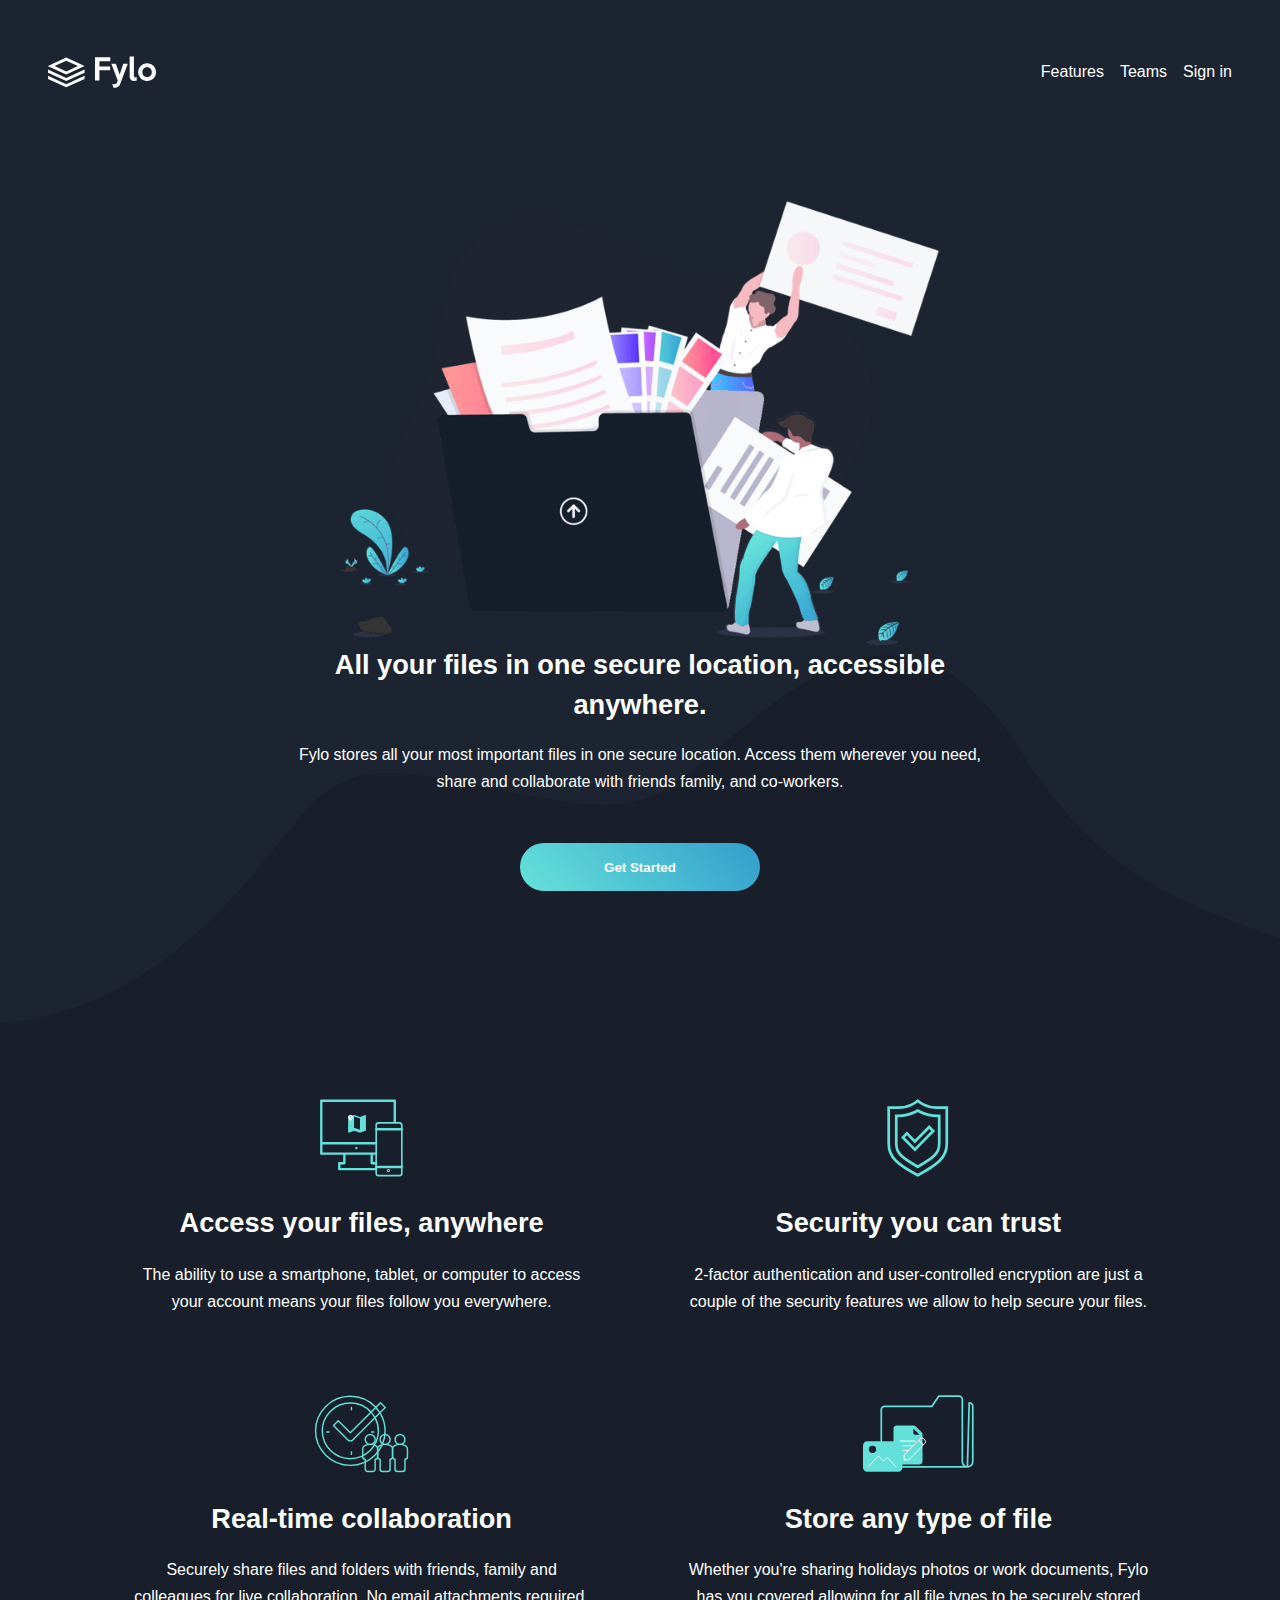
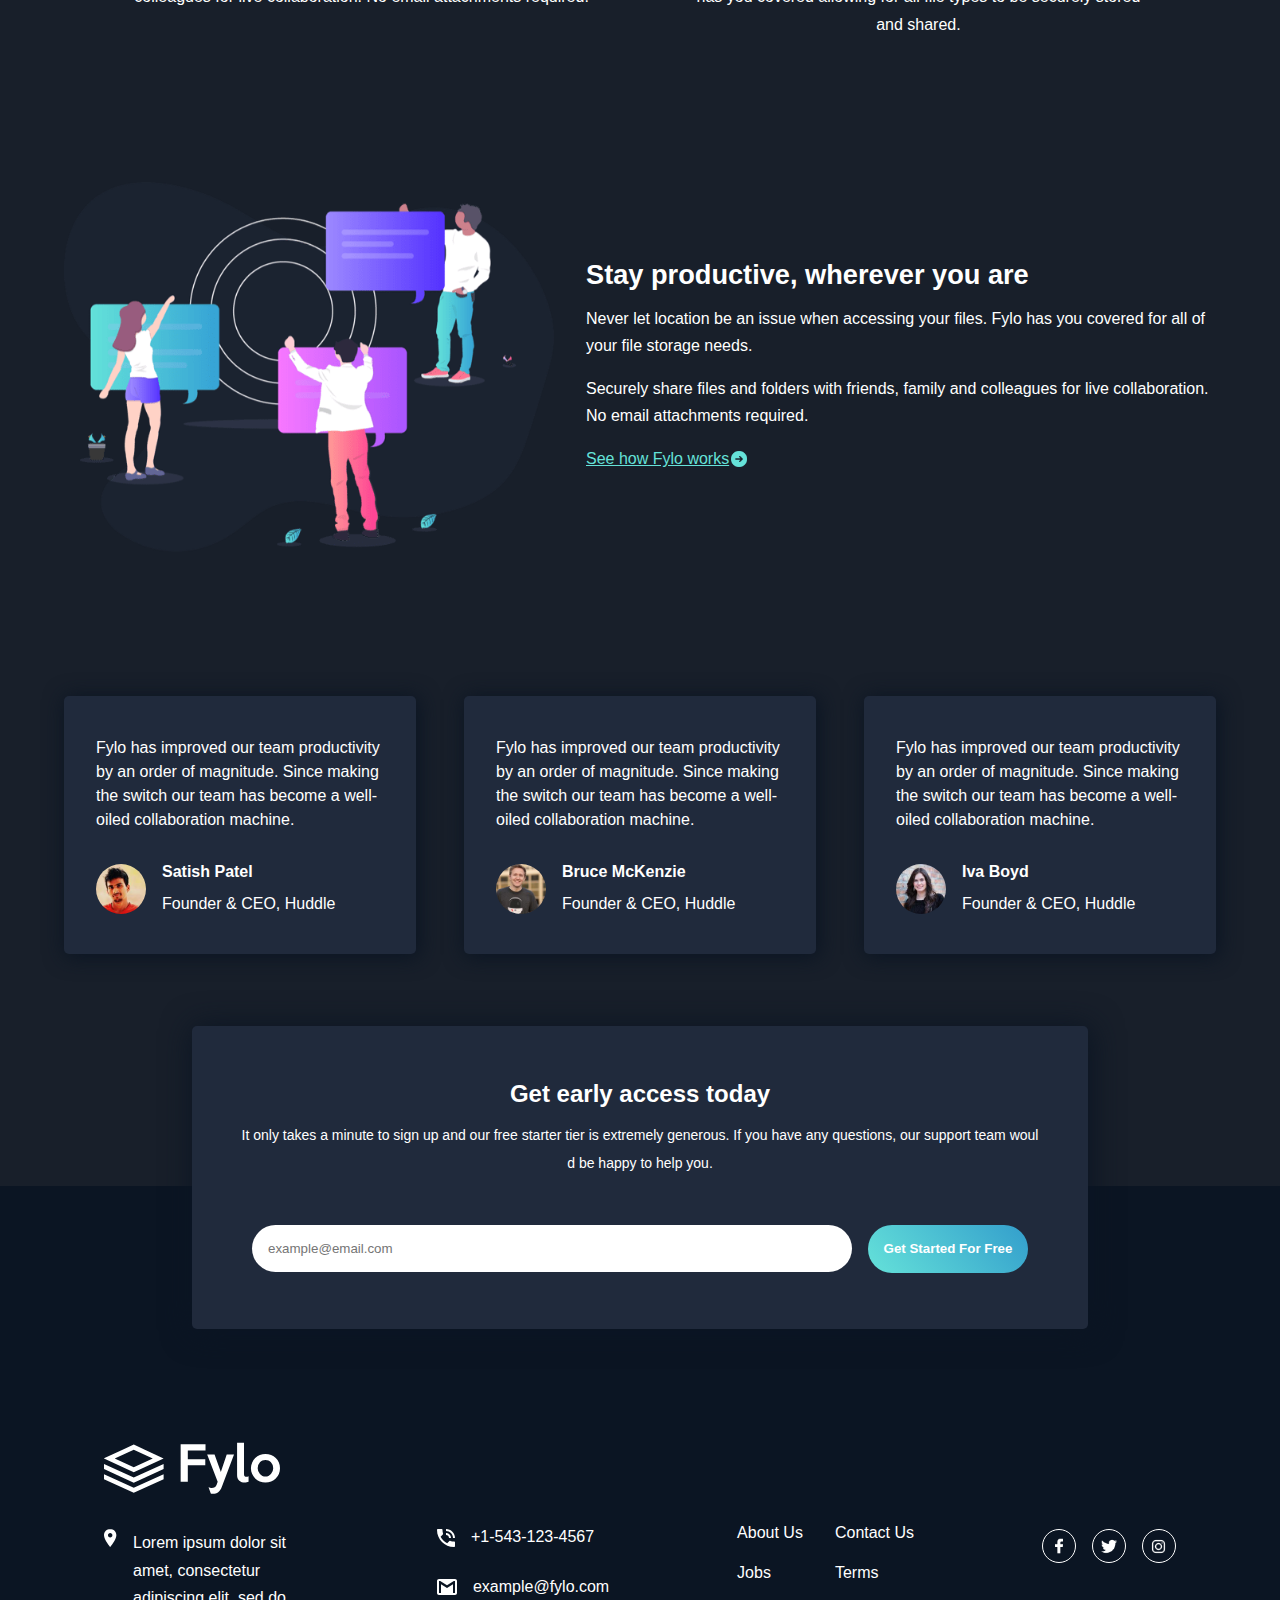
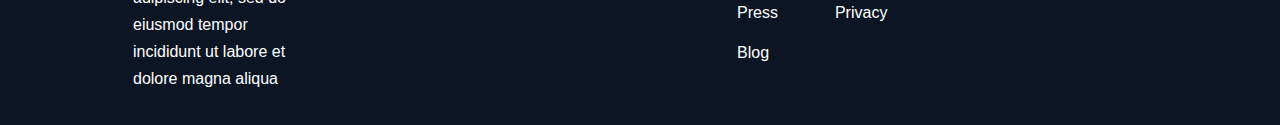
<file: index.html>
<!DOCTYPE html>
<html lang="en">
<head>
    <meta charset="UTF-8">
    <meta name="viewport" content="width=device-width, initial-scale=1.0">
    <link rel="styleSheet" href="./index.css">
    
    <title>Document</title>
</head>
<body>
    <section class="sectionP">
    <header>
        <img src='./assets/logo.svg' alt="" />
        <div class="titleInteractive">
            <p>Features</p>
            <p>Teams</p>
            <p>Sign in</p>
        </div>
    </header>
    <section class="bodyFirstPartContainer">
        <img src='./assets/illustration-intro.png' alt="" />
        <div class="bodyFirstPartText">
            <h1>All your files in one secure location, accessible anywhere.</h1>
            <p>Fylo stores all your most important files in one secure location. Access them wherever you need, share and collaborate with friends family, and co-workers.</p>
            <button class="bodyFirstPartBtn">Get Started</button>
        </div>
    </section>
    <section class="bodySecondPartContainer">
        <div class="secondPartWrapper">
            <div class="cardSecondPart">
                    <img src='./assets/icon-access-anywhere.svg' alt="" />
                    <h1>Access your files, anywhere</h1>
                    <p>The ability to use a smartphone, tablet, or computer to access your account means your files follow you everywhere.</p>
            </div>
            <div class="cardSecondPart">
                <img src='./assets/icon-security.svg' alt="" />
                <h1>Security you can trust</h1>
                <p>2-factor authentication and user-controlled encryption are just a couple of the security features we allow to help secure your files.</p>
            </div>
        </div>
        <div class="secondPartWrapper2">
        <div class="cardSecondPart">
                <img src='./assets/icon-collaboration.svg' alt="" />
                <h1>Real-time collaboration</h1>
                <p>Securely share files and folders with friends, family and colleagues for live collaboration. No email attachments required.</p>
            </div>
            <div class="cardSecondPart">
                <img src='./assets/icon-any-file.svg' alt="" />
                <h1>Store any type of file</h1>
                <p>Whether you're sharing holidays photos or work documents, Fylo has you covered allowing for all file types to be securely stored and shared.</p>
            </div>
        </div>
    </section>
    </section>
    <main>

    <section class="thirdPartContainer">
        <img src='./assets/illustration-stay-productive.png' alt="" />
        <div class="thirdPartText">
            <h1>Stay productive, wherever you are</h1>
            <p>Never let location be an issue when accessing your files. Fylo has you covered for all of your file storage needs.</p>
            <p>Securely share files and folders with friends, family and colleagues for live collaboration. No email attachments required.</p>
            <a href="">See how Fylo works<div class='arrowRight'></div>
            </a>
            
        </div>
    </section>
    <section class="fourthPartContainer">
        <div class="fourthPartCard">
            <p>
            Fylo has improved our team productivity by an order of magnitude. Since making the switch our team has become a well-oiled collaboration machine.
            </p>
            <div class="fourthPartCardWrapper">
                <img src='./assets/profile-1.jpg' alt="" />
                <div class="comments">
                    <h5>Satish Patel</h5>
                    <p>Founder & CEO, Huddle</p>
                </div>
            </div>
        </div>
        <div class="fourthPartCard">
            <p>
            Fylo has improved our team productivity by an order of magnitude. Since making the switch our team has become a well-oiled collaboration machine.
            </p>
            <div class="fourthPartCardWrapper">
                <img src='./assets/profile-2.jpg' alt="" />
                <div class="comments">
                    <h5>Bruce McKenzie</h5>
                    <p>Founder & CEO, Huddle</p>
                </div>
            </div>
        </div>
        <div class="fourthPartCard">
            <p>
            Fylo has improved our team productivity by an order of magnitude. Since making the switch our team has become a well-oiled collaboration machine.
            </p>
            <div class="fourthPartCardWrapper">
                <img src='./assets/profile-3.jpg' alt="" />
                <div class="comments">
                    <h5>Iva Boyd</h5>
                    <p>Founder & CEO, Huddle</p>
                </div>
            </div>
        </div>
    </section>
    <section class="cadasterAreaContainer">
        <div class="cadasterAreaWrapper">
            <h1>Get early access today</h1>
            <p>It only takes a minute to sign up and our free starter tier is extremely generous. If you have any questions, our support team would be happy to help you.</p>
            <form action="" class="cadasterBar">
                <input type="text" placeholder="example@email.com" required>
                </input>
                <button>Get Started For Free</button>
            </form>
        </div>
    </section>
    <footer class="footer">
        <img src='./assets/logo.svg' class="footerLogo" alt="" />
        <section class="footerWrapper">
            <div class="footerSection">
                <img src='./assets/icon-location.svg' alt="" class="contIcon" />
                <p>Lorem ipsum dolor sit amet, consectetur adipiscing elit, sed do eiusmod tempor incididunt ut labore et dolore magna aliqua</p>
            </div>
            <div class="footerContactsContainer">
                <div class="footerContacts">
                    <img src='./assets/icon-phone.svg' alt="" class="contIcon"/>
                    <p>+1-543-123-4567</p>
                </div>
                <div class="footerContacts">
                    <img src='./assets/icon-email.svg' alt="" class="contIcon"/>
                    <p>example@fylo.com</p>
                </div>
            </div>
            <div class="footerNavs">
            <nav >
                <p class="interactive">About Us</p>
                <p class="interactive">Jobs</p>
                <p class="interactive">Press</p>
                <p class="interactive">Blog</p>
            </nav>
            <nav>
                <p class="interactive">Contact Us</p>
                <p class="interactive">Terms</p>
                <p class="interactive">Privacy</p>
            </nav>
            </div>
            <div class="footerSection">
                <a href="">
                    <div class="socialMediaIcons">
                    <div class="icon facebook"></div>
                    </div>
                </a>
                <a href="">
                    <div class="socialMediaIcons">
                    <div class="icon twitter"></div>     
                    </div>
                </a>
                <a href="">
                    <div class="socialMediaIcons">
                    <div class="icon instagram"></div>
                    </div>
                </a>

            </div>
        </section>
    </footer>
        </main>

</body>
</html>
</file>
<file: index.css>
html, body, div, span, applet, object, iframe,
h1, h2, h3, h4, h5, h6, p, blockquote, pre,
a, abbr, acronym, address, big, cite, code,
del, dfn, em, img, ins, kbd, q, s, samp,
small, strike, strong, sub, sup, tt, var,
b, u, i, center,
dl, dt, dd, ol, ul, li,
fieldset, form, label, legend,
table, caption, tbody, tfoot, thead, tr, th, td,
article, aside, canvas, details, embed, 
figure, figcaption, footer, header, hgroup, 
menu, nav, output, ruby, section, summary,
time, mark, audio, video {
	margin: 0;
	padding: 0;
	border: 0;
	font-size: 100%;
	font: inherit;
	vertical-align: baseline;
}
article, aside, details, figcaption, figure, 
footer, header, hgroup, menu, nav, section {
	display: block;
}
body {
	line-height: 1;
}
ol, ul {
	list-style: none;
}
blockquote, q {
	quotes: none;
}
blockquote:before, blockquote:after,
q:before, q:after {
	content: '';
	content: none;
}
table {
	border-collapse: collapse;
	border-spacing: 0;
}

@import url('https://fonts.googleapis.com/css2?family=Open+Sans:wght@400;700&family=Raleway:wght@400;500;600;700&display=swap');
:root{
    --primary-color-dark-blue-1: hsl(217, 28%, 15%);
    --primary-color-dark-blue-2: hsl(218, 28%, 13%);
    --primary-color-dark-blue-3: hsl(216, 53%, 9%);
    --primary-color-dark-blue-4: hsl(219, 30%, 18%);
    --accent-color-cyan: hsl(176, 68%, 64%);
    --accent-color-blue: hsl(198, 60%, 50%);
    --neutral-color-white: hsl(0, 0%, 100%);
    }
    body .sectionP{
        background-color: var(--primary-color-dark-blue-1);
        background-image: url(./assets/bg-curvy-desktop.svg);
        background-size: contain;
        background-repeat: no-repeat;
        background-position: center;
    }
    main{
        background-color: var(--primary-color-dark-blue-2);
    }
    p{
        color: white;
    }
    header{
        display: flex;
        padding: 3.5rem 3rem;
        justify-content: space-between;
        align-items: end;
        gap: 2rem;
    }
    header > img{
        max-height: 2rem
    }
    .titleInteractive{
        height: 2rem;
        font-family: 'Raleway', sans-serif;
        font-weight: 400;
        gap: 1rem;
        display: flex;
        align-items: center;
    }
    .titleInteractive p{
        color: #ffffff;
        text-decoration: none;
        cursor: pointer;
        transition: .2s;
    }
    .titleInteractive p:hover{
        color: var(--accent-color-cyan);
    }
 
    .bodyFirstPartContainer{
        display: flex;
        flex-direction: column;
        align-items: center;
        padding: 3.5rem 3rem;
    }
    
    .bodyFirstPartContainer > img{
            width: 100%;
            max-width: 600px;
            height: auto;
        
    }
    .bodyFirstPartText{
        width: 60%;
        display: flex;
        flex-direction: column;
        align-items: center;
        font-family: 'Raleway', sans-serif;
        gap: 1rem;
        word-wrap: break-word;
        line-height: 2.5rem;
    }
    .bodyFirstPartText > h1 {
        color: white;
        font-weight: 600;
        font-size: 1.7rem;
        align-self: center;
        text-align: center;
    }
    .bodyFirstPartText > p {
        color: white;
        font-weight: 400;
        font-size: 1rem;
        text-align: center;
        line-height: 1.7rem;
    
    }
    .bodyFirstPartBtn{
        color: white;
        font-family: 'Raleway', sans-serif;
        font-weight: 700;
        max-width: 80%;
        width: 15rem;
        border-radius: 25px;
        border: none;
        background: linear-gradient(50deg, var(--accent-color-cyan), var(--accent-color-blue));
        margin-top: 2rem;
        height: 3rem;
    }
    .bodyFirstPartBtn:hover{
        cursor: pointer;
        background: linear-gradient(50deg, var(--accent-color-blue), var(--accent-color-cyan));
    }


    .bodySecondPartContainer{
        padding: 4.5rem 4rem;
        display: flex;
        justify-content: center;
        flex-direction: column;
        gap: 2rem;
        margin-top: 5rem;
        background-color: var(--primary-color-dark-blue-2);
    }
    .secondPartWrapper{
        display: flex;
        align-items: start;
        justify-content: center;
        gap: 6rem;
    }
    .cardSecondPart{
        display: flex;
        width: 40%;
        justify-content: center;
        align-items: center;
        text-align: center;
        flex-direction: column;
        color: white;
        font-family: 'Raleway', sans-serif;
    }
    .cardSecondPart > img{
        max-height: 78px;
        min-height: 78px;
    }
    .cardSecondPart > h1{
        margin-top: 2rem;
        font-size: 1.7rem;
        font-weight: 600;
    }
    .cardSecondPart > p{
        margin-top: 1.5rem;
        line-height: 1.7rem;
    }
    .secondPartWrapper2{
        display: flex;
        align-items: start;
        justify-content: center;
        margin-top: 3rem;
        gap: 6rem;
    }
    .thirdPartContainer{
        display: flex;
        align-items: center;
        justify-content: center;
        gap: 2rem;
        font-family: 'Raleway', sans-serif;
        padding: 4.5rem 4rem;
    }
    .thirdPartContainer > img{
        width: 100%;
        max-width: 490px;
    }
    .thirdPartText{
        display: flex;
        flex-direction: column;
        gap: 1rem;
    }
    .thirdPartText > h1{
        font-size: 1.7rem;
        font-weight: 600;
        color: white;
        word-break: break-all;
    }
    .thirdPartText > p{
        color: white;
        line-height: 1.7rem;
        font-size: 1rem;
        word-break: break-all;
    
    }
    .thirdPartText > a{
        color: var(--accent-color-cyan);
        line-height: 1.7rem;
        font-size: 1rem;
        display: flex;
        align-items: center;
        text-decoration: underline;
        transition: .2s;
    }
    .thirdPartText > a:hover{
        color: white;
    }
.arrowRight{
    cursor: pointer;
    background-image: url(./assets/arrow-circle-right-fill.png);
    background-position: center;
    background-size: cover;
    width: 20px;
    height: 20px;
    transition: .2s;
}
.arrowRight:hover{
    background-image: url(./assets/arrow-circle-right-fill\ \(1\).png);
}

.fourthPartContainer{
    display: flex;
    justify-content: center;
    padding: 4.5rem 4rem;
    gap: 3rem;

}
.fourthPartCard{
    background-color: var(--primary-color-dark-blue-4);
    box-shadow: 2px 2px 20px 2px var(--primary-color-dark-blue-3);
    padding: 2.5rem 2rem;
    width: 100%;
    max-width: 20.65rem;
    display: flex;
    flex-direction: column;
    justify-content: space-between;
    border-radius: 5px;
}
.fourthPartCard > p{
    font-family: 'Raleway', sans-serif;
    line-height: 1.5rem;
    color: var(--neutral-color-white);
}
.fourthPartCardWrapper{
    display: flex;
    margin-top: 2rem;
    color: white;
    font-family: 'Relaway', sans-serif;
    gap: 1rem;
}
.fourthPartCardWrapper img{
    border-radius: 50%;
    max-width: 50px;
    max-height: 50px;
}
.comments h5{
    margin-bottom: 1rem;
    color: white;
    font-weight: 700;
}
.cadasterAreaContainer{
    display: flex;
    justify-content: center;
    margin-bottom: 5rem;
}
.cadasterAreaWrapper{
    background-color: var(--primary-color-dark-blue-4);
    padding: 3.5rem 3rem;
    color: white;
    font-family: 'Raleway', sans-serif;
    display: flex;
    flex-direction: column;
    align-items: center;
    justify-content: center;
    gap: 1rem;
    max-width: 800px;
    width: 66.66%;
    min-width: 300px;
    box-shadow: 2px 2px 30px 2px var(--primary-color-dark-blue-3);
    border-radius: 5px;
    position: absolute;
}
.cadasterAreaWrapper > h1{
    font-size: 1.5rem;
    font-weight: 700;
    text-align: center;
}
.cadasterAreaWrapper > p{
    word-break: break-all;
    text-align: center;
    line-height: 1.7rem;
    font-size: 14px;
}
.cadasterBar{
    display: flex;
    justify-content: center;
    align-items: center;
    gap: 1rem;
    width: 100%;
    margin-top: 2rem;
}
.cadasterBar > input{
    border-radius: 25px;
    border: none;
    width: 80%;
    max-width: 600px;
    max-height: 3rem;
    padding: 1rem;
    box-sizing: border-box;
}
.cadasterBar > button{
    background: linear-gradient(50deg, var(--accent-color-cyan), var(--accent-color-blue));
    color: white;
    font-family: 'Raleway', sans-serif;
    font-weight: 700;
    border-radius: 25px;
    border: none;
    height: 3rem;
    width: 10rem;
}
.cadasterBar > button:hover{
    cursor: pointer;
    background: linear-gradient(50deg, var(--accent-color-blue), var(--accent-color-cyan));
}
.footer{
    background-color: var(--primary-color-dark-blue-3);
    padding: 15rem 4rem 1rem 4rem;
    margin-top: 10rem;
}
.footerWrapper{
    display: flex;
    color: white;
    align-items: start;
    justify-content: space-between;
}
.footerSection{
    display: flex;
    padding: 1rem 2.5rem;
    gap: 1rem;
    font-family: 'Open-Sans', sans-serif;
    max-width: 285px;

}
.footerLogo{
    padding:  1rem 2.5rem;
}
.footerSection > p{
    line-height: 1.7rem;
    max-width: 11rem;
}
.contIcon{
    max-height: 18px;
}

.footerContactsContainer{
    display: flex;
    flex-direction: column;
    gap: 2rem;
    padding: 1rem 2.5rem;
}
.footerContacts{
    display: flex;
    gap: 1rem;
    font-family: 'Open-Sans', sans-serif;
    max-width: 285px;
    
}
.footerNavs{
    display: flex;
    padding: 0rem 2.5rem;
    gap: 2rem;
    font-family: 'Open-Sans', sans-serif;
    max-width: 285px;

}
.footerNavs nav p{
    line-height: 2.5rem;
}
.socialMediaIcons{
    display: flex;
    align-items: center;
    justify-content: center;
    height: 1rem;
    width: 1rem;
    padding: .5rem;
    border: white 1px solid;
    border-radius: 50%;
    flex: none;
}
.icon{
    color: white;
    font-size: 1rem;
    padding: 1rem;
    transition: .2s;
    background-size: 50%;
    background-repeat: no-repeat;
    background-position: center;
}

.interactive{
    cursor: pointer;
    transition: .2s;
}
.interactive:hover{
    color: #81D9D4 !important;
}

.facebook{
    background-image: url(./assets/icons8-f-do-facebook-50\ \(1\).png);
}
.facebook:hover{
    background-image: url(./assets/icons8-f-do-facebook-50.png);
}
.twitter{
    background-image: url(./assets/icons8-twitter-50\ \(1\).png);
}
.twitter:hover{
    background-image: url(./assets/icons8-twitter-50.png);
}
.instagram{
    background-image: url(./assets/icons8-instagram-50.png);
    background-size: 60%;

}
.instagram:hover{
    background-image: url(./assets/icons8-instagram-50\ \(1\).png);
}
@media (max-width: 1000px){
    .bodyFirstPartText{
        width: 100%;
    }    
    .secondPartWrapper{
        flex-direction: column;
        gap: 2rem;
        justify-content: center;
        align-items: center;
    }
    .secondPartWrapper2{
        flex-direction: column;
        gap: 2rem;
        justify-content: center;
        align-items: center;
    }
    .cardSecondPart{
        width: 100%;
    }
    .thirdPartContainer{
        flex-direction: column;
    }
    .fourthPartContainer{
        flex-direction: column;
    }
    .fourthPartCard{
        max-width: fit-content;
    }
    .cadasterBar{
        flex-direction: column;
    }
    .cadasterBar > input{
        width: 100%;
        max-width: 100%;
    }
    .cadasterBar  > button{
        width: 100%;
    }
    .footer{
        margin-top: 15rem;
    }
    .footerWrapper{
        flex-direction: column;
        align-items: start;
    }
}
@media (max-width: 455px) {
    .titleInteractive{
        display: flex;
        flex-direction: column;
        gap: none;
    }
}
</file>
